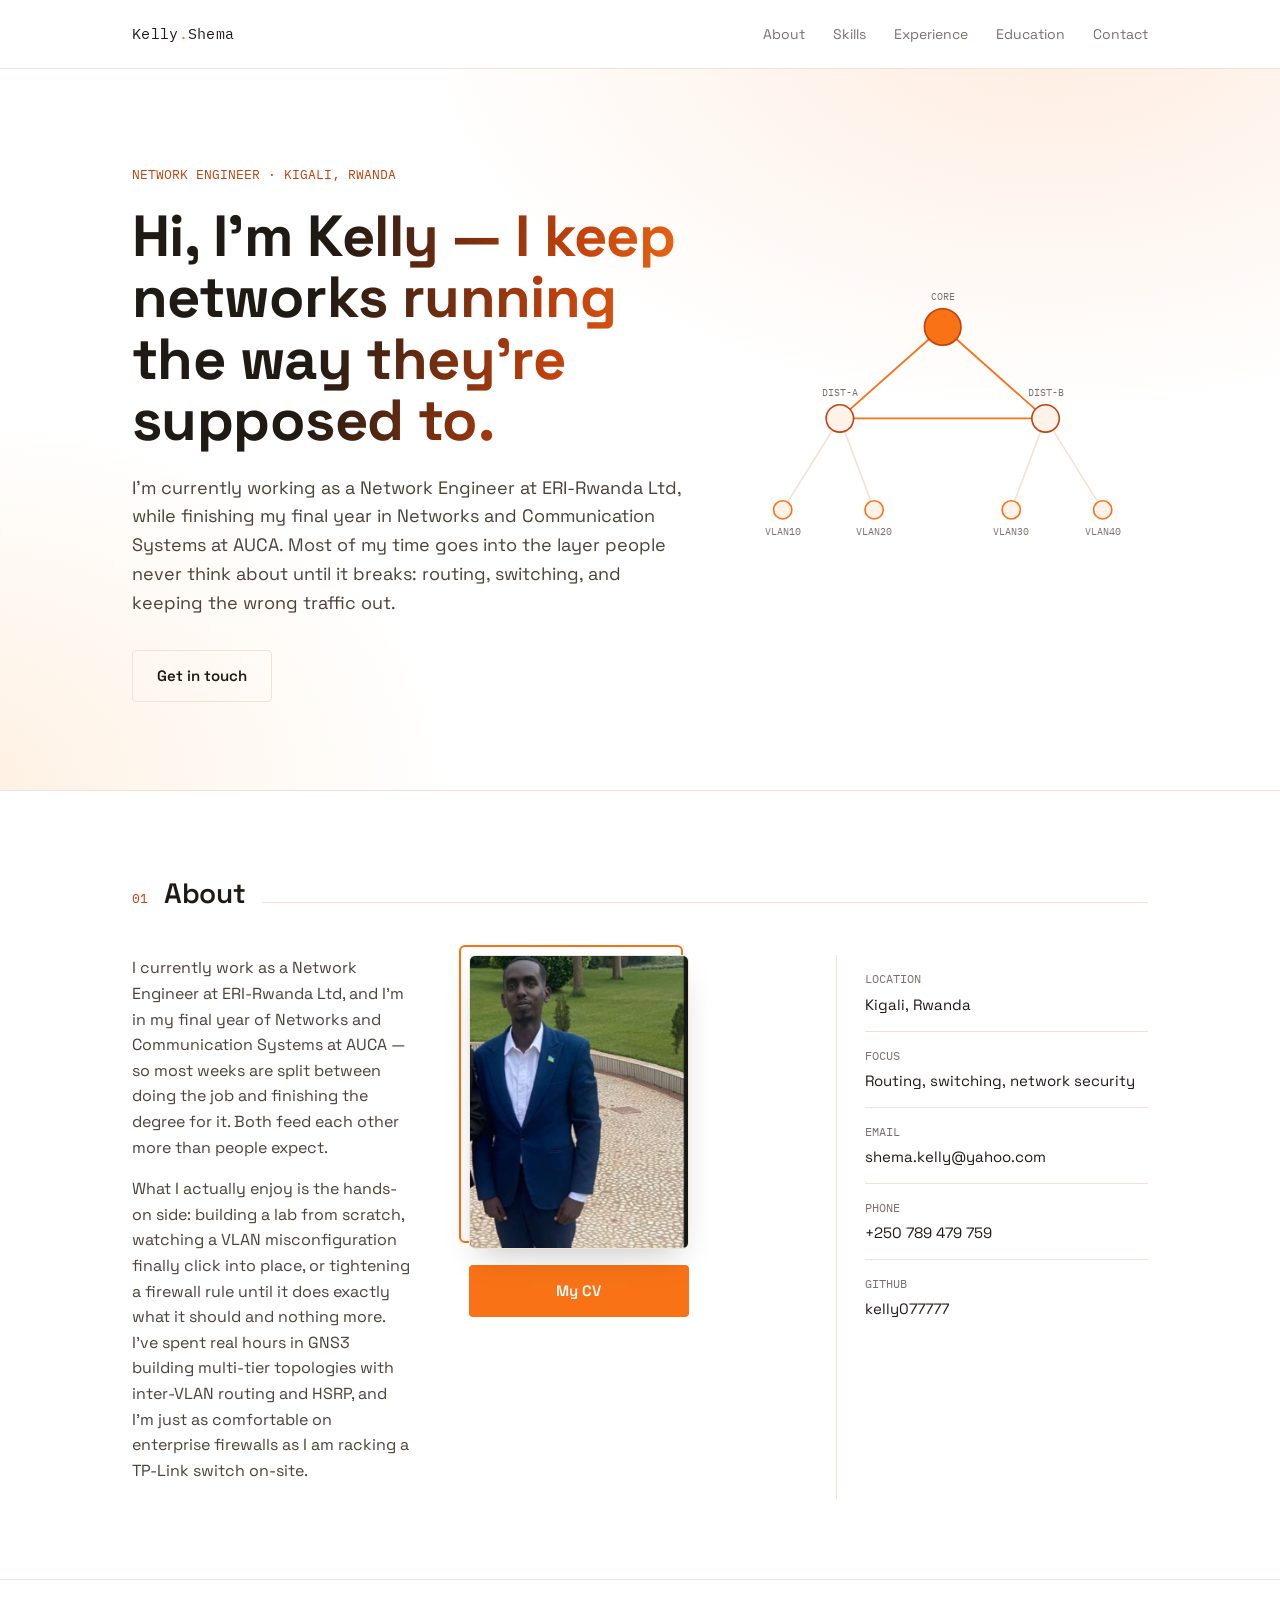
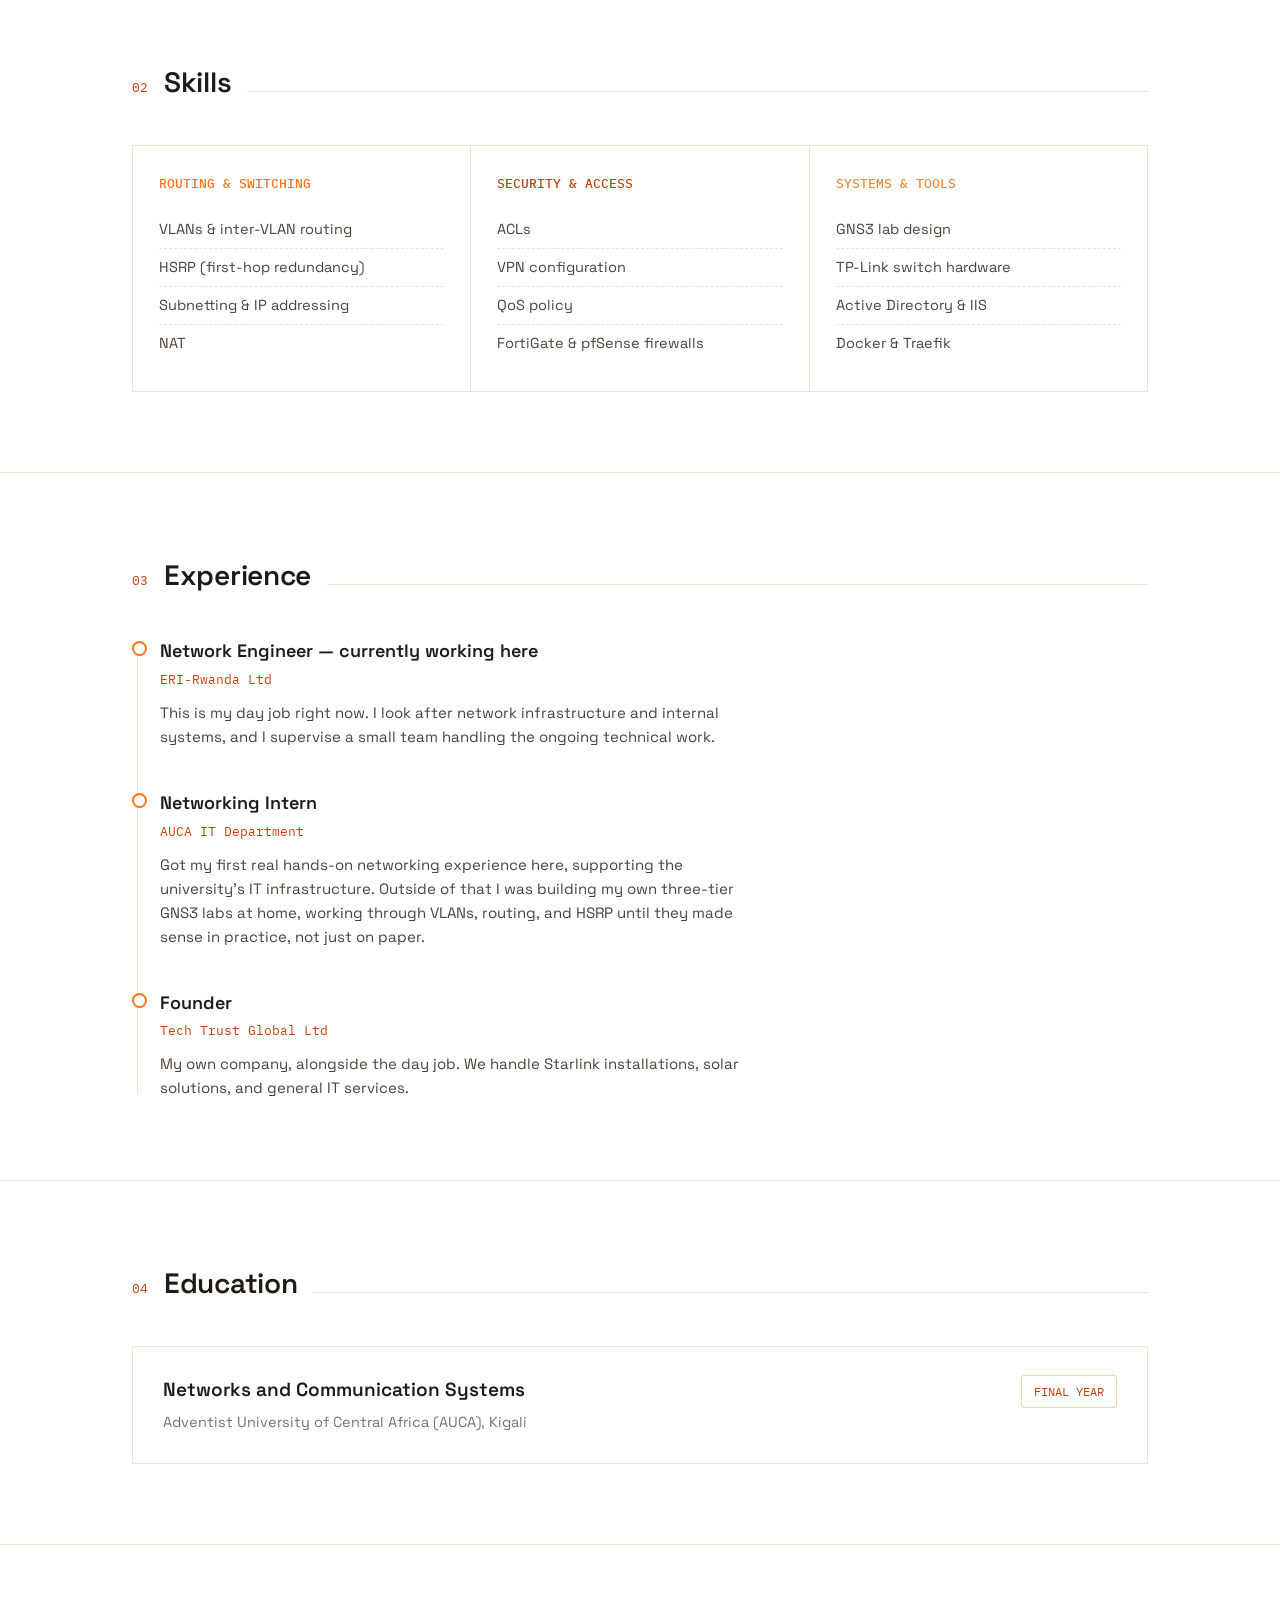
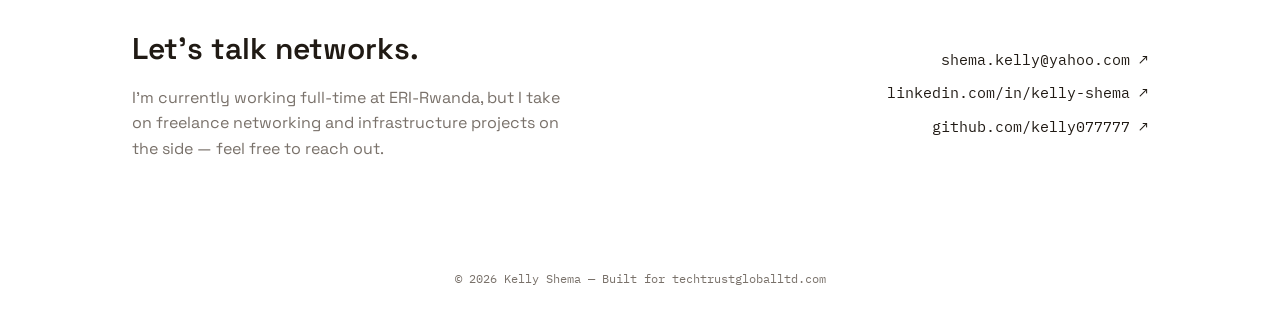
<file: index.html>
<!DOCTYPE html>
<html lang="en">
<head>
<meta charset="UTF-8">
<meta name="viewport" content="width=device-width, initial-scale=1.0">
<title>Kelly Shema  Network Engineer</title>
<link rel="preconnect" href="https://fonts.googleapis.com">
<link rel="preconnect" href="https://fonts.gstatic.com" crossorigin>
<link href="https://fonts.googleapis.com/css2?family=Space+Grotesk:wght@400;500;600;700&family=IBM+Plex+Mono:wght@400;500;600&display=swap" rel="stylesheet">
<link rel="stylesheet" href="style.css">
</head>
<body>

<nav>
  <div class="wrap">
    <a class="brand" href="#top">Kelly<span>.</span>Shema</a>
    <ul class="navlinks">
      <li><a href="#about">About</a></li>
      <li><a href="#skills">Skills</a></li>
      <li><a href="#experience">Experience</a></li>
      <li><a href="#education">Education</a></li>
      <li><a href="#contact">Contact</a></li>
    </ul>
  </div>
</nav>

<header class="hero" id="top">
  <div class="wrap">
    <div>
      <div class="hero-tag">NETWORK ENGINEER · KIGALI, RWANDA</div>
      <h1>Hi, I'm Kelly — I keep networks running the way they're supposed to.</h1>
      <p class="lede">I'm currently working as a Network Engineer at ERI-Rwanda Ltd, while finishing my final year in Networks and Communication Systems at AUCA. Most of my time goes into the layer people never think about until it breaks: routing, switching, and keeping the wrong traffic out.</p>
           <div class="hero-actions">
        <a class="btn btn-ghost" href="#contact">Get in touch</a>
      </div>
    </div>
    <div>
      <svg class="topo" viewBox="0 0 360 320" xmlns="http://www.w3.org/2000/svg" role="img" aria-label="Diagram of a small network topology with a core router connected to distribution and access layer nodes">
        <line x1="180" y1="70" x2="90" y2="150" class="active"></line>
        <line x1="180" y1="70" x2="270" y2="150" class="active"></line>
        <line x1="90" y1="150" x2="40" y2="230"></line>
        <line x1="90" y1="150" x2="120" y2="230"></line>
        <line x1="270" y1="150" x2="240" y2="230"></line>
        <line x1="270" y1="150" x2="320" y2="230"></line>
        <line x1="90" y1="150" x2="270" y2="150" class="active"></line>

        <circle class="node core" cx="180" cy="70" r="16"></circle>
        <text x="180" y="46" text-anchor="middle">CORE</text>

        <circle class="node gold" cx="90" cy="150" r="12"></circle>
        <text x="90" y="130" text-anchor="middle">DIST-A</text>
        <circle class="node gold" cx="270" cy="150" r="12"></circle>
        <text x="270" y="130" text-anchor="middle">DIST-B</text>

        <circle class="node" cx="40" cy="230" r="8"></circle>
        <circle class="node" cx="120" cy="230" r="8"></circle>
        <circle class="node" cx="240" cy="230" r="8"></circle>
        <circle class="node" cx="320" cy="230" r="8"></circle>
        <text x="40" y="252" text-anchor="middle">VLAN10</text>
        <text x="120" y="252" text-anchor="middle">VLAN20</text>
        <text x="240" y="252" text-anchor="middle">VLAN30</text>
        <text x="320" y="252" text-anchor="middle">VLAN40</text>
      </svg>
    </div>
  </div>
</header>

<section id="about">
  <div class="wrap">
    <div class="section-head">
      <span class="section-num">01</span>
      <h2>About</h2>
      <div class="section-line"></div>
    </div>
    <div class="about-grid">
      <div>
        <p>I currently work as a Network Engineer at ERI-Rwanda Ltd, and I'm in my final year of Networks and Communication Systems at AUCA — so most weeks are split between doing the job and finishing the degree for it. Both feed each other more than people expect.</p>
        <p>What I actually enjoy is the hands-on side: building a lab from scratch, watching a VLAN misconfiguration finally click into place, or tightening a firewall rule until it does exactly what it should and nothing more. I've spent real hours in GNS3 building multi-tier topologies with inter-VLAN routing and HSRP, and I'm just as comfortable on enterprise firewalls as I am racking a TP-Link switch on-site.</p>
      </div>
                      <div class="photo-wrap">
        <div class="photo-col">
          <div class="photo-frame">
            <img src="headshot.jpg" alt="Kelly Shema" class="profile-photo">
          </div>
          <a class="btn btn-primary cv-btn" href="cv.html" target="_blank" rel="noopener" id="cv-link">My CV</a>
        </div>
      </div>
      <div class="facts">

        <div class="fact">
          <div class="fact-label">LOCATION</div>
          <div class="fact-value">Kigali, Rwanda</div>
        </div>
        <div class="fact">
          <div class="fact-label">FOCUS</div>
          <div class="fact-value">Routing, switching, network security</div>
        </div>
        <div class="fact">
          <div class="fact-label">EMAIL</div>
          <div class="fact-value">shema.kelly@yahoo.com</div>
        </div>
        <div class="fact">
          <div class="fact-label">PHONE</div>
          <div class="fact-value">+250 789 479 759</div>
        </div>
        <div class="fact">
          <div class="fact-label">GITHUB</div>
          <div class="fact-value">kelly077777</div>
        </div>
      </div>
    </div>
  </div>
</section>

<section id="skills">
  <div class="wrap">
    <div class="section-head">
      <span class="section-num">02</span>
      <h2>Skills</h2>
      <div class="section-line"></div>
    </div>
    <div class="skill-groups">
      <div class="skill-card">
        <h3>ROUTING & SWITCHING</h3>
        <ul>
          <li>VLANs & inter-VLAN routing</li>
          <li>HSRP (first-hop redundancy)</li>
          <li>Subnetting & IP addressing</li>
          <li>NAT</li>
        </ul>
      </div>
      <div class="skill-card">
        <h3>SECURITY & ACCESS</h3>
        <ul>
          <li>ACLs</li>
          <li>VPN configuration</li>
          <li>QoS policy</li>
          <li>FortiGate & pfSense firewalls</li>
        </ul>
      </div>
      <div class="skill-card">
        <h3>SYSTEMS & TOOLS</h3>
        <ul>
          <li>GNS3 lab design</li>
          <li>TP-Link switch hardware</li>
          <li>Active Directory & IIS</li>
          <li>Docker & Traefik</li>
        </ul>
      </div>
    </div>
  </div>
</section>

<section id="experience">
  <div class="wrap">
    <div class="section-head">
      <span class="section-num">03</span>
      <h2>Experience</h2>
      <div class="section-line"></div>
    </div>
    <div class="timeline">
      <div class="tl-item">
        <div class="tl-role">Network Engineer — currently working here</div>
        <div class="tl-org">ERI-Rwanda Ltd</div>
        <div class="tl-desc">This is my day job right now. I look after network infrastructure and internal systems, and I supervise a small team handling the ongoing technical work.</div>
      </div>
      <div class="tl-item">
        <div class="tl-role">Networking Intern</div>
        <div class="tl-org">AUCA IT Department</div>
        <div class="tl-desc">Got my first real hands-on networking experience here, supporting the university's IT infrastructure. Outside of that I was building my own three-tier GNS3 labs at home, working through VLANs, routing, and HSRP until they made sense in practice, not just on paper.</div>
      </div>
      <div class="tl-item">
        <div class="tl-role">Founder</div>
        <div class="tl-org">Tech Trust Global Ltd</div>
        <div class="tl-desc">My own company, alongside the day job. We handle Starlink installations, solar solutions, and general IT services.</div>
      </div>
    </div>
  </div>
</section>

<section id="education">
  <div class="wrap">
    <div class="section-head">
      <span class="section-num">04</span>
      <h2>Education</h2>
      <div class="section-line"></div>
    </div>
    <div class="edu-card">
      <div>
        <h3>Networks and Communication Systems</h3>
        <p>Adventist University of Central Africa (AUCA), Kigali</p>
      </div>
      <div class="edu-status">FINAL YEAR</div>
    </div>
  </div>
</section>

<section id="contact" style="border-bottom: none;">
  <div class="wrap">
    <div class="contact-inner">
      <div class="contact-left">
        <h2>Let's talk networks.</h2>
        <p>I'm currently working full-time at ERI-Rwanda, but I take on freelance networking and infrastructure projects on the side — feel free to reach out.</p>
      </div>
      <div class="contact-links">
        <a href="mailto:shema.kelly@yahoo.com">shema.kelly@yahoo.com ↗</a>
        <a href="https://www.linkedin.com/in/kelly-shema-530651175/" target="_blank" rel="noopener">linkedin.com/in/kelly-shema ↗</a>
        <a href="https://github.com/kelly077777" target="_blank" rel="noopener">github.com/kelly077777 ↗</a>
      </div>
    </div>
  </div>
</section>

<footer>
  <div class="wrap">© 2026 Kelly Shema — Built for techtrustgloballtd.com</div>
</footer>

</body>
</html>
</file>
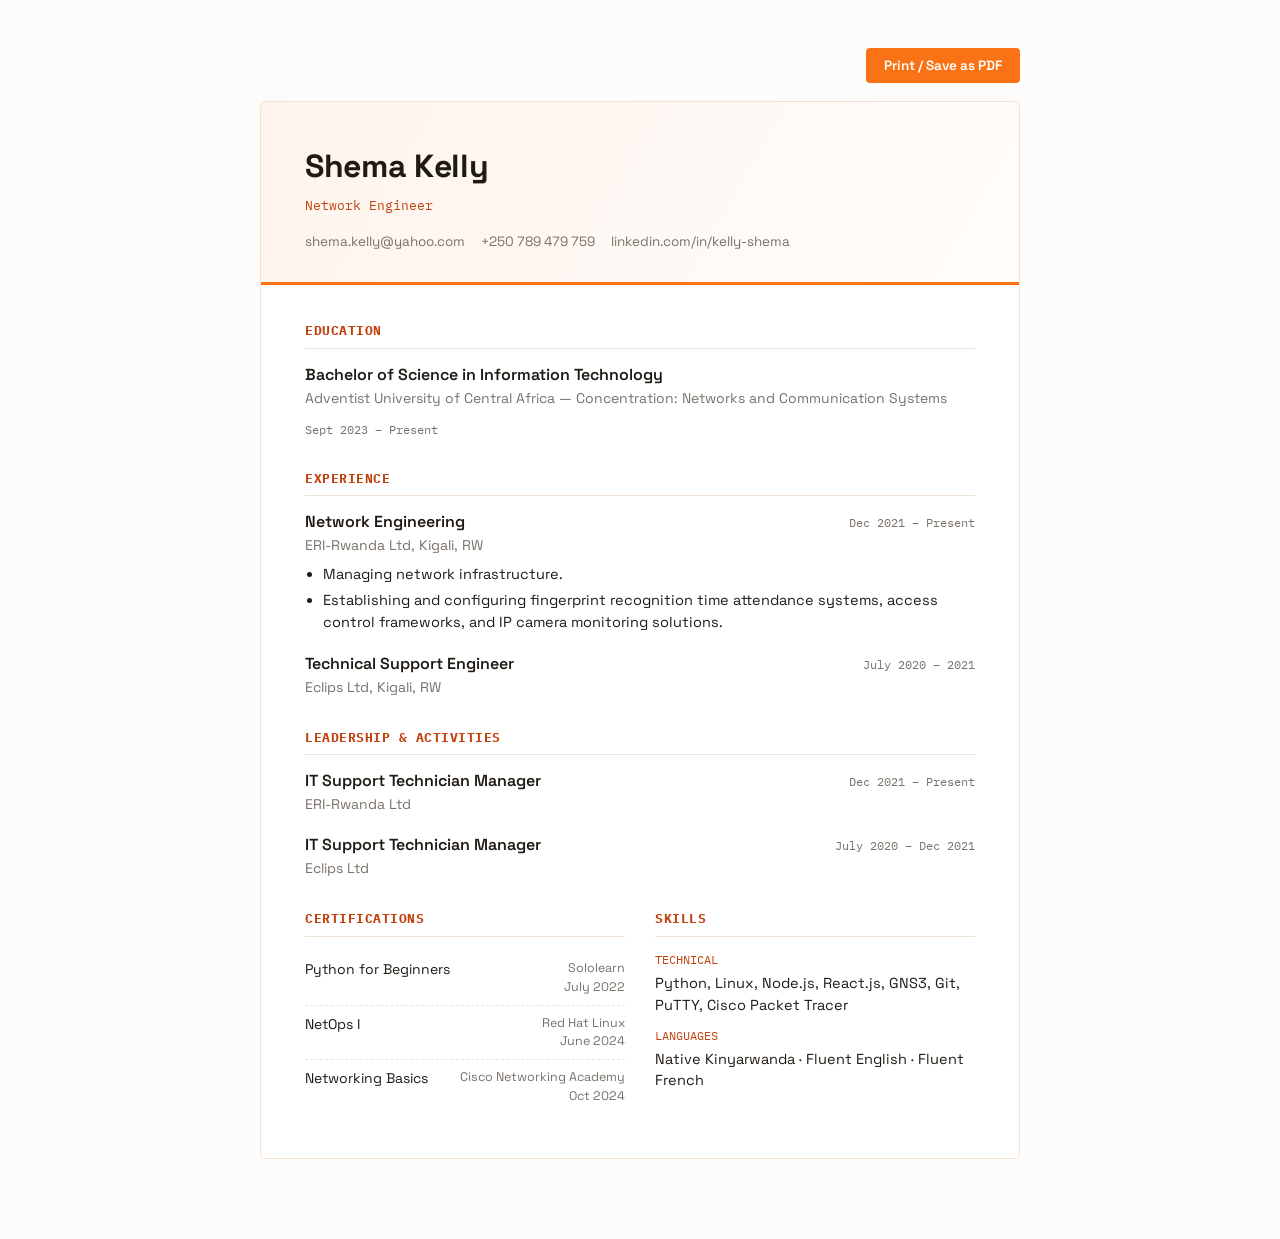
<file: cv.html>
<!DOCTYPE html>
<html lang="en">
<head>
<meta charset="UTF-8">
<meta name="viewport" content="width=device-width, initial-scale=1.0">
<title>Shema Kelly — CV</title>
<link rel="preconnect" href="https://fonts.googleapis.com">
<link rel="preconnect" href="https://fonts.gstatic.com" crossorigin>
<link href="https://fonts.googleapis.com/css2?family=Space+Grotesk:wght@400;500;600;700&family=IBM+Plex+Mono:wght@400;500;600&display=swap" rel="stylesheet">
<link rel="stylesheet" href="cv.css">
</head>
<body>

<div class="print-bar">
  <button class="print-btn" onclick="window.print()">Print / Save as PDF</button>
</div>

<div class="sheet">
  <div class="head">
    <h1>Shema Kelly</h1>
    <div class="role">Network Engineer</div>
    <div class="contact-row">
      <a href="mailto:shema.kelly@yahoo.com">shema.kelly@yahoo.com</a>
      <span>+250 789 479 759</span>
      <a href="https://www.linkedin.com/in/kelly-shema-530651175/" target="_blank" rel="noopener">linkedin.com/in/kelly-shema</a>
    </div>
  </div>

  <div class="body-grid">

    <div class="block">
      <h2>EDUCATION</h2>
      <div class="entry">
        <div class="entry-top">
          <div>
            <div class="entry-title">Bachelor of Science in Information Technology</div>
            <div class="entry-org">Adventist University of Central Africa — Concentration: Networks and Communication Systems</div>
          </div>
          <div class="entry-date">Sept 2023 – Present</div>
        </div>
      </div>
    </div>

    <div class="block">
      <h2>EXPERIENCE</h2>
      <div class="entry">
        <div class="entry-top">
          <div>
            <div class="entry-title">Network Engineering</div>
            <div class="entry-org">ERI-Rwanda Ltd, Kigali, RW</div>
          </div>
          <div class="entry-date">Dec 2021 – Present</div>
        </div>
        <ul>
          <li>Managing network infrastructure.</li>
          <li>Establishing and configuring fingerprint recognition time attendance systems, access control frameworks, and IP camera monitoring solutions.</li>
        </ul>
      </div>
      <div class="entry">
        <div class="entry-top">
          <div>
            <div class="entry-title">Technical Support Engineer</div>
            <div class="entry-org">Eclips Ltd, Kigali, RW</div>
          </div>
          <div class="entry-date">July 2020 – 2021</div>
        </div>
      </div>
    </div>

    <div class="block">
      <h2>LEADERSHIP &amp; ACTIVITIES</h2>
      <div class="entry">
        <div class="entry-top">
          <div>
            <div class="entry-title">IT Support Technician Manager</div>
            <div class="entry-org">ERI-Rwanda Ltd</div>
          </div>
          <div class="entry-date">Dec 2021 – Present</div>
        </div>
      </div>
      <div class="entry">
        <div class="entry-top">
          <div>
            <div class="entry-title">IT Support Technician Manager</div>
            <div class="entry-org">Eclips Ltd</div>
          </div>
          <div class="entry-date">July 2020 – Dec 2021</div>
        </div>
      </div>
    </div>

    <div class="two-col">
      <div class="block">
        <h2>CERTIFICATIONS</h2>
        <div class="cert-row">
          <span class="cert-name">Python for Beginners</span>
          <span class="cert-meta">Sololearn<br>July 2022</span>
        </div>
        <div class="cert-row">
          <span class="cert-name">NetOps I</span>
          <span class="cert-meta">Red Hat Linux<br>June 2024</span>
        </div>
        <div class="cert-row">
          <span class="cert-name">Networking Basics</span>
          <span class="cert-meta">Cisco Networking Academy<br>Oct 2024</span>
        </div>
      </div>

      <div class="block">
        <h2>SKILLS</h2>
        <div class="skills-line">
          <span class="skills-label">TECHNICAL</span>
          Python, Linux, Node.js, React.js, GNS3, Git, PuTTY, Cisco Packet Tracer
        </div>
        <div class="skills-line">
          <span class="skills-label">LANGUAGES</span>
          Native Kinyarwanda · Fluent English · Fluent French
        </div>
      </div>
    </div>

  </div>
</div>

</body>
</html>
</file>
<file: style.css>
:root {
    --bg: #FFFFFF;
    --surface: #FFF3E9;
    --ink: #201A14;
    --orange: #F97316;
    --orange-deep: #C2410C;
    --amber: #FDBA74;
    --muted: #79716A;
    --text-soft: #4B4238;
    --line: #EFE3D6;
    --sans: 'Space Grotesk', system-ui, sans-serif;
    --mono: 'IBM Plex Mono', ui-monospace, monospace;
  }

  * { box-sizing: border-box; margin: 0; padding: 0; }

  html { scroll-behavior: smooth; }

  body {
    background: var(--bg);
    color: var(--ink);
    font-family: var(--sans);
    line-height: 1.6;
    -webkit-font-smoothing: antialiased;
  }

  ::selection { background: var(--orange); color: #fff; }

  a { color: inherit; }

  .wrap {
    max-width: 1080px;
    margin: 0 auto;
    padding: 0 32px;
  }

  /* ---------- NAV ---------- */
  nav {
    position: sticky;
    top: 0;
    z-index: 20;
    background: rgba(255, 255, 255, 0.88);
    backdrop-filter: blur(10px);
    border-bottom: 1px solid var(--line);
  }
  nav .wrap {
    display: flex;
    justify-content: space-between;
    align-items: center;
    height: 68px;
  }
  .brand {
    font-family: var(--mono);
    font-size: 15px;
    letter-spacing: 0.02em;
    color: var(--ink);
    text-decoration: none;
  }
  .brand span { color: var(--orange); }
  .navlinks {
    display: flex;
    gap: 28px;
    list-style: none;
    font-size: 14px;
    color: var(--muted);
  }
  .navlinks a { text-decoration: none; transition: color 0.15s ease; }
  .navlinks a:hover { color: var(--orange); }

  /* ---------- HERO ---------- */
  .hero {
    position: relative;
    padding: 96px 0 88px;
    overflow: hidden;
    border-bottom: 1px solid var(--line);
    background:
      radial-gradient(ellipse 640px 420px at 82% -10%, rgba(249,115,22,0.14), transparent),
      radial-gradient(ellipse 520px 380px at -5% 100%, rgba(253,186,116,0.22), transparent);
  }
  .hero .wrap {
    display: grid;
    grid-template-columns: 1.15fr 0.85fr;
    gap: 48px;
    align-items: center;
  }
  .hero-tag {
    font-family: var(--mono);
    font-size: 13px;
    color: var(--orange-deep);
    margin-bottom: 20px;
  }
  .hero h1 {
    font-size: clamp(38px, 5.4vw, 58px);
    line-height: 1.06;
    font-weight: 700;
    letter-spacing: -0.01em;
    margin-bottom: 22px;
    background: linear-gradient(100deg, var(--ink) 35%, var(--orange-deep) 75%, var(--orange) 100%);
    -webkit-background-clip: text;
    background-clip: text;
    color: transparent;
  }
  .hero p.lede {
    font-size: 18px;
    color: var(--text-soft);
    max-width: 46ch;
    margin-bottom: 32px;
  }
  .hero-actions { display: flex; gap: 14px; flex-wrap: wrap; }
  .btn {
    font-family: var(--sans);
    font-size: 15px;
    font-weight: 600;
    padding: 13px 24px;
    border-radius: 4px;
    text-decoration: none;
    display: inline-flex;
    align-items: center;
    gap: 8px;
    transition: transform 0.15s ease, background 0.15s ease;
    border: 1px solid transparent;
  }
  .btn-primary { background: var(--orange); color: #fff; }
  .btn-primary:hover { background: var(--orange-deep); transform: translateY(-1px); }
  .btn-ghost { border-color: var(--line); color: var(--ink); }
  .btn-ghost:hover { border-color: var(--orange); color: var(--orange-deep); }

  /* network topology visual */
  .topo { width: 100%; height: auto; }
  .topo circle.node { fill: var(--surface); stroke: var(--orange); stroke-width: 1.4; }
  .topo circle.node.gold { stroke: var(--orange-deep); }
  .topo circle.core { fill: var(--orange); stroke: var(--orange-deep); }
  .topo line { stroke: var(--line); stroke-width: 1.4; }
  .topo line.active { stroke: var(--orange); stroke-width: 1.6; }
  .topo text { font-family: var(--mono); font-size: 9px; fill: var(--muted); }

  /* ---------- SECTION SHARED ---------- */
  section { padding: 80px 0; border-bottom: 1px solid var(--line); }
  .section-head {
    display: flex;
    align-items: baseline;
    gap: 16px;
    margin-bottom: 40px;
  }
  .section-num {
    font-family: var(--mono);
    font-size: 13px;
    color: var(--orange-deep);
  }
  .section-head h2 {
    font-size: 28px;
    font-weight: 600;
    letter-spacing: -0.01em;
  }
  .section-line {
    flex: 1;
    height: 1px;
    background: var(--line);
  }

  /* ---------- ABOUT ---------- */
  .about-grid {
    display: grid;
    grid-template-columns: 0.9fr 1fr 1fr;
    gap: 56px;
  }
  .photo-wrap {
    display: flex;
    align-items: flex-start;
    position: relative;
  }
  .photo-frame {
    position: relative;
    width: 100%;
    max-width: 220px;
  }
  .photo-frame::before {
    content: '';
    position: absolute;
    top: -10px;
    left: -10px;
    width: 100%;
    height: 100%;
    border: 2px solid var(--orange);
    border-radius: 6px;
    z-index: 0;
  }
  .profile-photo {
    position: relative;
    width: 100%;
    aspect-ratio: 3/4;
    object-fit: cover;
    border-radius: 6px;
    border: 1px solid var(--line);
    box-shadow: 0 16px 32px -12px rgba(32, 26, 20, 0.25);
    z-index: 1;
    display: block;
  }
  .about-grid p { color: var(--text-soft); font-size: 16px; margin-bottom: 16px; max-width: 58ch; }
  .facts { border-left: 1px solid var(--line); padding-left: 28px; }
  .fact { padding: 14px 0; border-bottom: 1px solid var(--line); }
  .fact:last-child { border-bottom: none; }
  .fact-label { font-family: var(--mono); font-size: 12px; color: var(--muted); margin-bottom: 4px; }
  .fact-value { font-size: 15px; color: var(--ink); }

  /* ---------- SKILLS ---------- */
  .skill-groups {
    display: grid;
    grid-template-columns: repeat(3, 1fr);
    gap: 1px;
    background: var(--line);
    border: 1px solid var(--line);
  }
  .skill-card { background: var(--bg); padding: 28px 26px; }
  .skill-card h3 {
    font-family: var(--mono);
    font-size: 13px;
    margin-bottom: 16px;
    font-weight: 500;
  }
  .skill-card:nth-child(1) h3 { color: var(--orange); }
  .skill-card:nth-child(2) h3 { color: var(--orange-deep); }
  .skill-card:nth-child(3) h3 { color: #EA8A3D; }
  .skill-card ul { list-style: none; }
  .skill-card li {
    font-size: 14.5px;
    color: var(--text-soft);
    padding: 7px 0;
    border-top: 1px dashed var(--line);
  }
  .skill-card li:first-child { border-top: none; }

  /* ---------- EXPERIENCE ---------- */
  .timeline { position: relative; padding-left: 28px; }
  .timeline::before {
    content: '';
    position: absolute;
    left: 5px; top: 6px; bottom: 6px;
    width: 1px;
    background: var(--line);
  }
  .tl-item { position: relative; padding-bottom: 40px; }
  .tl-item:last-child { padding-bottom: 0; }
  .tl-item::before {
    content: '';
    position: absolute;
    left: -28px; top: 4px;
    width: 11px; height: 11px;
    border-radius: 50%;
    background: var(--bg);
    border: 2px solid var(--orange);
  }
  .tl-role { font-size: 18px; font-weight: 600; margin-bottom: 4px; }
  .tl-org { font-family: var(--mono); font-size: 13px; color: var(--orange-deep); margin-bottom: 10px; }
  .tl-desc { color: var(--text-soft); font-size: 15px; max-width: 60ch; }

  /* ---------- EDUCATION ---------- */
  .edu-card {
    border: 1px solid var(--line);
    padding: 28px 30px;
    display: flex;
    justify-content: space-between;
    align-items: flex-start;
    gap: 24px;
    flex-wrap: wrap;
  }
  .edu-card h3 { font-size: 19px; font-weight: 600; margin-bottom: 6px; }
  .edu-card p { color: var(--muted); font-size: 14.5px; }
  .edu-status {
    font-family: var(--mono);
    font-size: 12px;
    color: var(--orange-deep);
    border: 1px solid rgba(249,115,22,0.35);
    padding: 6px 12px;
    border-radius: 3px;
    white-space: nowrap;
  }

  /* ---------- CONTACT ---------- */
  .contact-inner {
    display: flex;
    justify-content: space-between;
    align-items: center;
    flex-wrap: wrap;
    gap: 24px;
  }
  .contact-left h2 { font-size: 30px; font-weight: 600; margin-bottom: 12px; max-width: 20ch; }
  .contact-left p { color: var(--muted); max-width: 44ch; }
  .contact-links { display: flex; flex-direction: column; gap: 10px; align-items: flex-end; }
  .contact-links a {
    font-family: var(--mono);
    font-size: 14.5px;
    text-decoration: none;
    color: var(--ink);
    display: flex;
    align-items: center;
    gap: 8px;
  }
  .contact-links a:hover { color: var(--orange-deep); }

  footer {
    padding: 28px 0;
    text-align: center;
    font-family: var(--mono);
    font-size: 12px;
    color: var(--muted);
  }

  @media (max-width: 760px) {
    .hero .wrap { grid-template-columns: 1fr; }
    .about-grid { grid-template-columns: 1fr; }
    .facts { border-left: none; padding-left: 0; border-top: 1px solid var(--line); padding-top: 20px; }
    .photo-frame { max-width: 180px; }
    .skill-groups { grid-template-columns: 1fr; }
    .navlinks { display: none; }
    .contact-inner { flex-direction: column; align-items: flex-start; }
    .contact-links { align-items: flex-start; }
  }

  @media (prefers-reduced-motion: reduce) {
    html { scroll-behavior: auto; }
    * { transition: none !important; }
  }

  a:focus-visible, .btn:focus-visible { outline: 2px solid var(--orange); outline-offset: 3px; } 
    .photo-col {
    display: flex;
    flex-direction: column;
    gap: 16px;
    width: 100%;
    max-width: 220px;
  }
  .cv-btn {
    justify-content: center;
    width: 100%;
  }
</file>
<file: cv.css>
:root {
    --orange: #F97316;
    --orange-deep: #C2410C;
    --paper: #FEFCFA;
    --card: #FFFFFF;
    --text: #201A14;
    --muted: #79716A;
    --line: #F0E3D5;
    --sans: 'Space Grotesk', system-ui, sans-serif;
    --mono: 'IBM Plex Mono', ui-monospace, monospace;
  }

  * { box-sizing: border-box; margin: 0; padding: 0; }

  body {
    background: var(--paper);
    color: var(--text);
    font-family: var(--sans);
    line-height: 1.5;
    padding: 48px 20px 80px;
    -webkit-font-smoothing: antialiased;
  }

  .sheet {
    max-width: 760px;
    margin: 0 auto;
    background: var(--card);
    border: 1px solid var(--line);
    border-radius: 6px;
    overflow: hidden;
  }

  .head {
    padding: 40px 44px 30px;
    border-bottom: 3px solid var(--orange);
    background: linear-gradient(120deg, rgba(249,115,22,0.08), rgba(249,115,22,0.02));
  }
  .head h1 {
    font-size: 32px;
    font-weight: 700;
    letter-spacing: -0.01em;
    margin-bottom: 6px;
  }
  .head .role {
    font-family: var(--mono);
    font-size: 13px;
    color: var(--orange-deep);
    margin-bottom: 16px;
  }
  .contact-row {
    display: flex;
    flex-wrap: wrap;
    gap: 16px;
    font-size: 13.5px;
    color: var(--muted);
  }
  .contact-row a { color: var(--muted); text-decoration: none; }
  .contact-row a:hover { color: var(--orange-deep); }

  .body-grid {
    padding: 36px 44px 44px;
    display: grid;
    grid-template-columns: 1fr;
    gap: 30px;
  }

  .block h2 {
    font-family: var(--mono);
    font-size: 12.5px;
    letter-spacing: 0.04em;
    color: var(--orange-deep);
    margin-bottom: 14px;
    padding-bottom: 8px;
    border-bottom: 1px solid var(--line);
  }

  .entry { margin-bottom: 18px; }
  .entry:last-child { margin-bottom: 0; }
  .entry-top {
    display: flex;
    justify-content: space-between;
    align-items: baseline;
    gap: 12px;
    flex-wrap: wrap;
  }
  .entry-title { font-size: 16px; font-weight: 600; }
  .entry-org { font-size: 14px; color: var(--muted); margin-top: 1px; }
  .entry-date {
    font-family: var(--mono);
    font-size: 12px;
    color: var(--muted);
    white-space: nowrap;
  }
  .entry ul {
    margin-top: 8px;
    padding-left: 18px;
  }
  .entry li {
    font-size: 14.5px;
    color: var(--text);
    margin-bottom: 4px;
  }

  .two-col {
    display: grid;
    grid-template-columns: 1fr 1fr;
    gap: 30px;
  }

  .cert-row {
    display: flex;
    justify-content: space-between;
    font-size: 14px;
    padding: 8px 0;
    border-bottom: 1px dashed var(--line);
  }
  .cert-row:last-child { border-bottom: none; }
  .cert-name { color: var(--text); }
  .cert-meta { color: var(--muted); font-size: 12.5px; text-align: right; }

  .skills-line { margin-bottom: 10px; font-size: 14.5px; }
  .skills-line:last-child { margin-bottom: 0; }
  .skills-label { font-family: var(--mono); font-size: 12px; color: var(--orange-deep); display: block; margin-bottom: 4px; }

  .print-bar {
    max-width: 760px;
    margin: 0 auto 18px;
    display: flex;
    justify-content: flex-end;
  }
  .print-btn {
    font-family: var(--sans);
    font-size: 13.5px;
    font-weight: 600;
    background: var(--orange);
    color: #fff;
    border: none;
    padding: 9px 18px;
    border-radius: 4px;
    cursor: pointer;
  }
  .print-btn:hover { background: var(--orange-deep); }

  @media print {
    body { padding: 0; background: #fff; }
    .print-bar { display: none; }
    .sheet { border: none; border-radius: 0; }
  }

  @media (max-width: 640px) {
    .head, .body-grid { padding-left: 24px; padding-right: 24px; }
    .two-col { grid-template-columns: 1fr; }
  }
</file>
